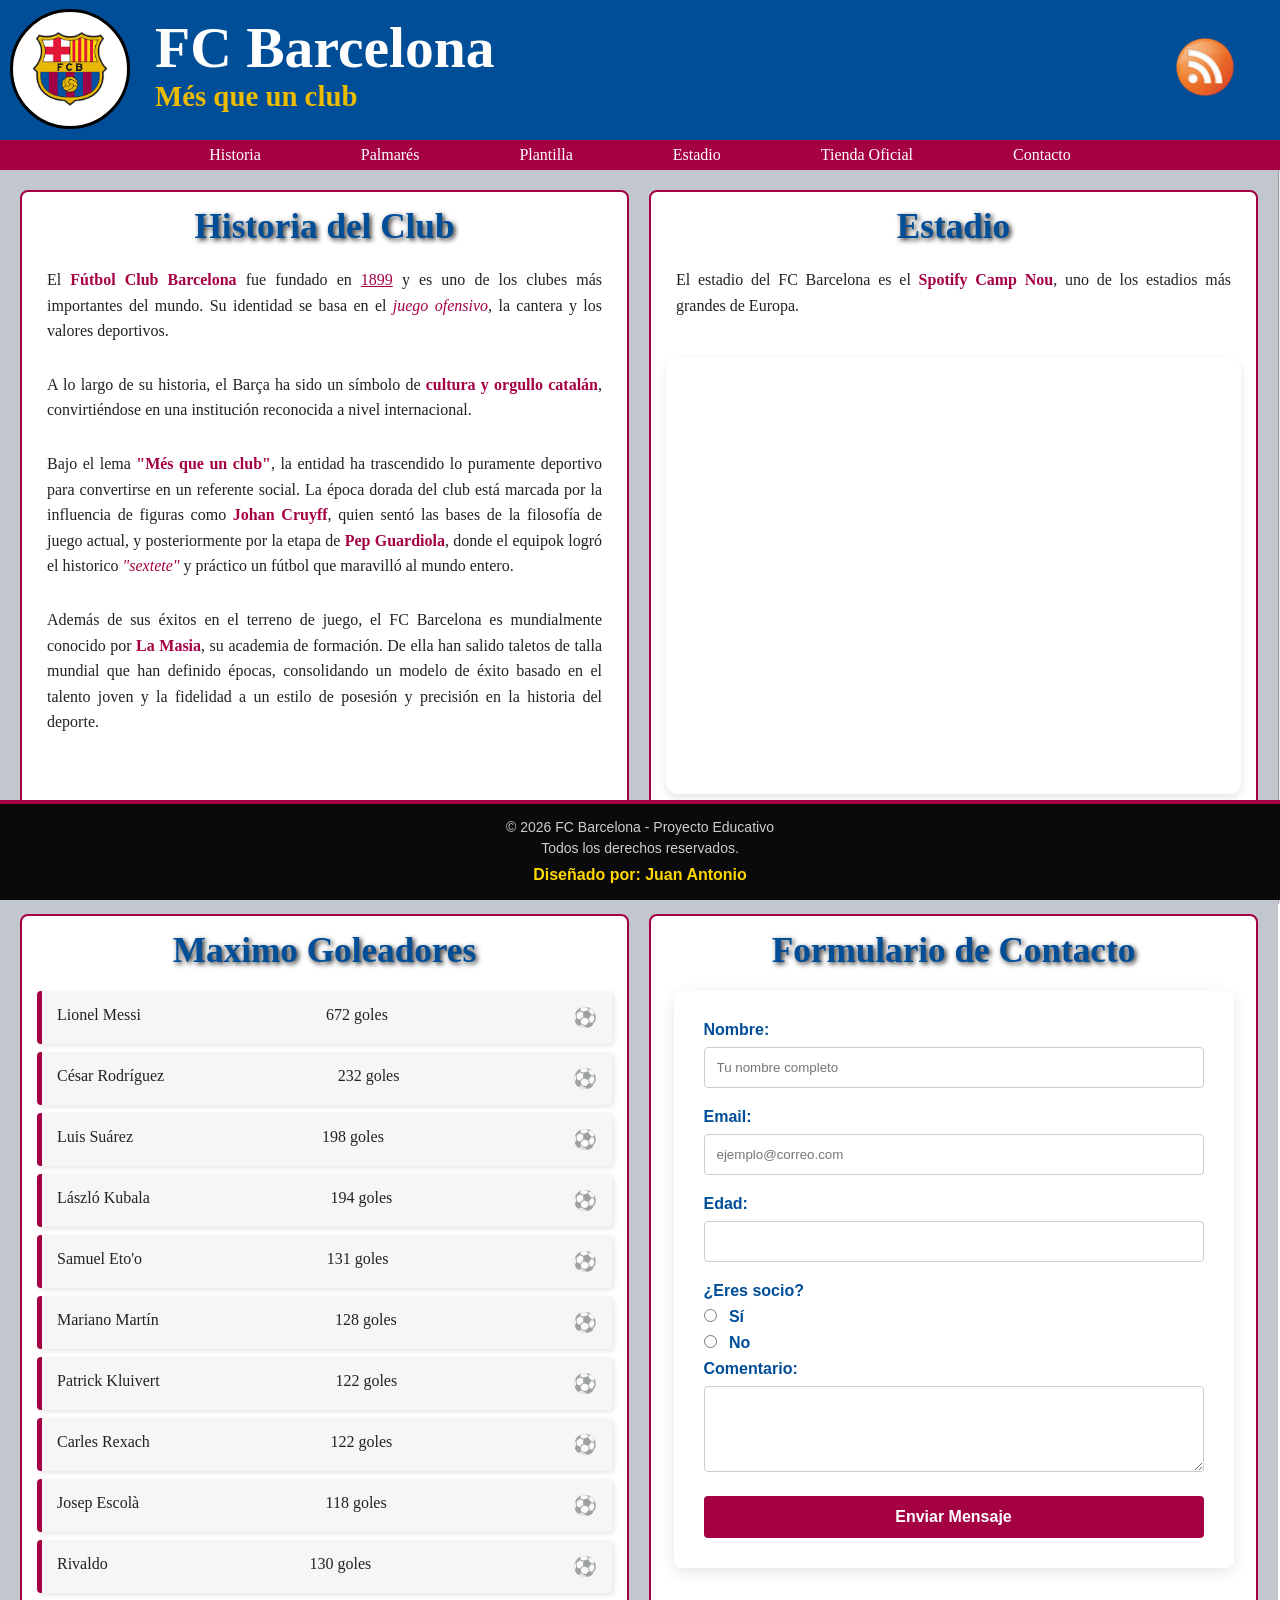
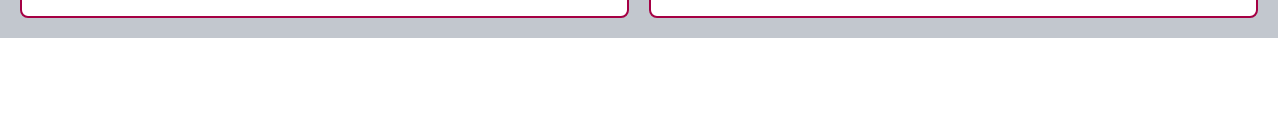
<file: index.html>
<!DOCTYPE html>
<html lang="es">

<head>
    <meta charset="UTF-8">
    <meta name="description" content="Página web informativa del FC Barcelona">
    <meta name="keywords" content="FC Barcelona, Barça, fútbol, LaLiga, Champions">
    <meta name="author" content="Juan Antonio Leiva Chia">
    <title>FC Barcelona - Página Oficial</title>
    <link rel="icon" href="images/logo1.png">
    <link rel="stylesheet" href="css/estilo_index.css">
    <link rel="alternate" type="application/rss+xml" title="RSS" href="rss/rss.xml">
</head>

<body>

    <header>
        <div class="logo">
            <img src="images/logo1.png" alt="Escudo del FC Barcelona" width="80" height="80px">
        </div>
        <div class="titulo">
            <h1>FC Barcelona</h1>
            <p class="logan"><strong>Més que un club</strong></p>
        </div>
        <div class="rss">
            <a href="rss/rss.xml" target="_blank">
                <img src="images/rss.jpg" alt="RSS" width="60">
            </a>
        </div>

        <nav>
            <ul>
                <li><a href="#historia">Historia</a></li>
                <li><a href="palmare.html">Palmarés</a></li>
                <li><a href="plantilla.html">Plantilla</a></li>
                <li><a href="#estadio">Estadio</a></li>
                <li><a href="https://store.fcbarcelona.com/es" target="_blank">Tienda Oficial</a></li>
                <li><a href="#contacto">Contacto</a></li>
            </ul>
        </nav>
    </header>

    <main>

        <section id="historia">
            <h2>Historia del Club</h2>

            <p>
                El <strong>Fútbol Club Barcelona</strong> fue fundado en <u>1899</u> y es uno de los clubes
                más importantes del mundo. Su identidad se basa en el <em>juego ofensivo</em>,
                la cantera y los valores deportivos.
            </p>

            <br>

            <p>
                A lo largo de su historia, el Barça ha sido un símbolo de <strong>cultura y orgullo catalán</strong>,
                convirtiéndose en una institución reconocida a nivel internacional.
            </p>

            <br>

            <p>
                Bajo el lema <strong>"Més que un club"</strong>, la entidad ha trascendido lo puramente deportivo para
                convertirse en un referente social. La época dorada del club está marcada por la influencia de figuras
                como <strong>Johan Cruyff</strong>, quien sentó las bases de la filosofía de juego actual, y
                posteriormente por la etapa de <strong>Pep Guardiola</strong>, donde el equipok logró el historico
                <em>"sextete"</em> y práctico un fútbol que maravilló al mundo entero.
            </p>

            <br>

            <p>
                Además de sus éxitos en el terreno de juego, el FC Barcelona es mundialmente conocido por <strong>La
                    Masia</strong>, su academia de formación. De ella han salido taletos de talla mundial que han
                definido épocas, consolidando un modelo de éxito basado en el talento joven y la fidelidad a un estilo
                de posesión y precisión en la historia del deporte.
            </p>
        </section>

        <section id="estadio">
            <h2>Estadio</h2>

            <p>
                El estadio del FC Barcelona es el <strong>Spotify Camp Nou</strong>,
                uno de los estadios más grandes de Europa.
            </p>

            <iframe
                src="https://www.google.com/maps/embed?pb=!4v1765961013558!6m8!1m7!1srYws0GdkM6xEIR3DZsY6gw!2m2!1d41.38101067262242!2d2.123209497680818!3f249.51002545637672!4f-0.668957846803778!5f0.7820865974627469"
                width="400" height="300" style="border:0;" allowfullscreen="" loading="lazy"
                referrerpolicy="no-referrer-when-downgrade"></iframe>
        </section>

        <section id="goleadores">
            <h2>Maximo Goleadores</h2>

            <ul class="lista-goleadores">
                <li>
                    <span class="nombre">Lionel Messi</span>
                    <span class="goles">672 goles</span>
                </li>
                <li>
                    <span class="nombre">César Rodríguez</span>
                    <span class="goles">232 goles</span>
                </li>
                <li>
                    <span class="nombre">Luis Suárez</span>
                    <span class="goles">198 goles</span>
                </li>
                <li>
                    <span class="nombre">László Kubala</span>
                    <span class="goles">194 goles</span>
                </li>
                <li>
                    <span class="nombre">Samuel Eto'o</span>
                    <span class="goles">131 goles</span>
                </li>
                <li>
                    <span class="nombre">Mariano Martín</span>
                    <span class="goles">128 goles</span>
                </li>
                <li>
                    <span class="nombre">Patrick Kluivert</span>
                    <span class="goles">122 goles</span>
                </li>
                <li>
                    <span class="nombre">Carles Rexach</span>
                    <span class="goles">122 goles</span>
                </li>
                <li>
                    <span class="nombre">Josep Escolà</span>
                    <span class="goles">118 goles</span>
                </li>
                <li>
                    <span class="nombre">Rivaldo</span>
                    <span class="goles">130 goles</span>
                </li>
            </ul>
        </section>

        <section id="contacto">
            <h2>Formulario de Contacto</h2>

            <form>
                <label for="nombre">Nombre:</label>
                <input type="text" id="nombre" name="nombre" placeholder="Tu nombre completo">

                <label for="email">Email:</label>
                <input type="email" id="email" name="email" placeholder="ejemplo@correo.com">

                <label for="edad">Edad:</label>
                <input type="number" id="edad" name="edad">

                <label>¿Eres socio?</label>
                <div class="radio-group">
                    <label><input type="radio" name="socio" value="si"> Sí</label>
                    <label><input type="radio" name="socio" value="no"> No</label>
                </div>

                <label for="comentario">Comentario:</label>
                <textarea id="comentario" name="comentario" rows="4"></textarea>

                <input type="submit" value="Enviar Mensaje">
            </form>
        </section>

    </main>

    <hr>

    <footer>
        <p>&copy; 2026 FC Barcelona - Proyecto Educativo</p>
        <p>Todos los derechos reservados.</p>
        <span class="autor">Diseñado por: Juan Antonio</span>
    </footer>

</body>

</html>
</file>
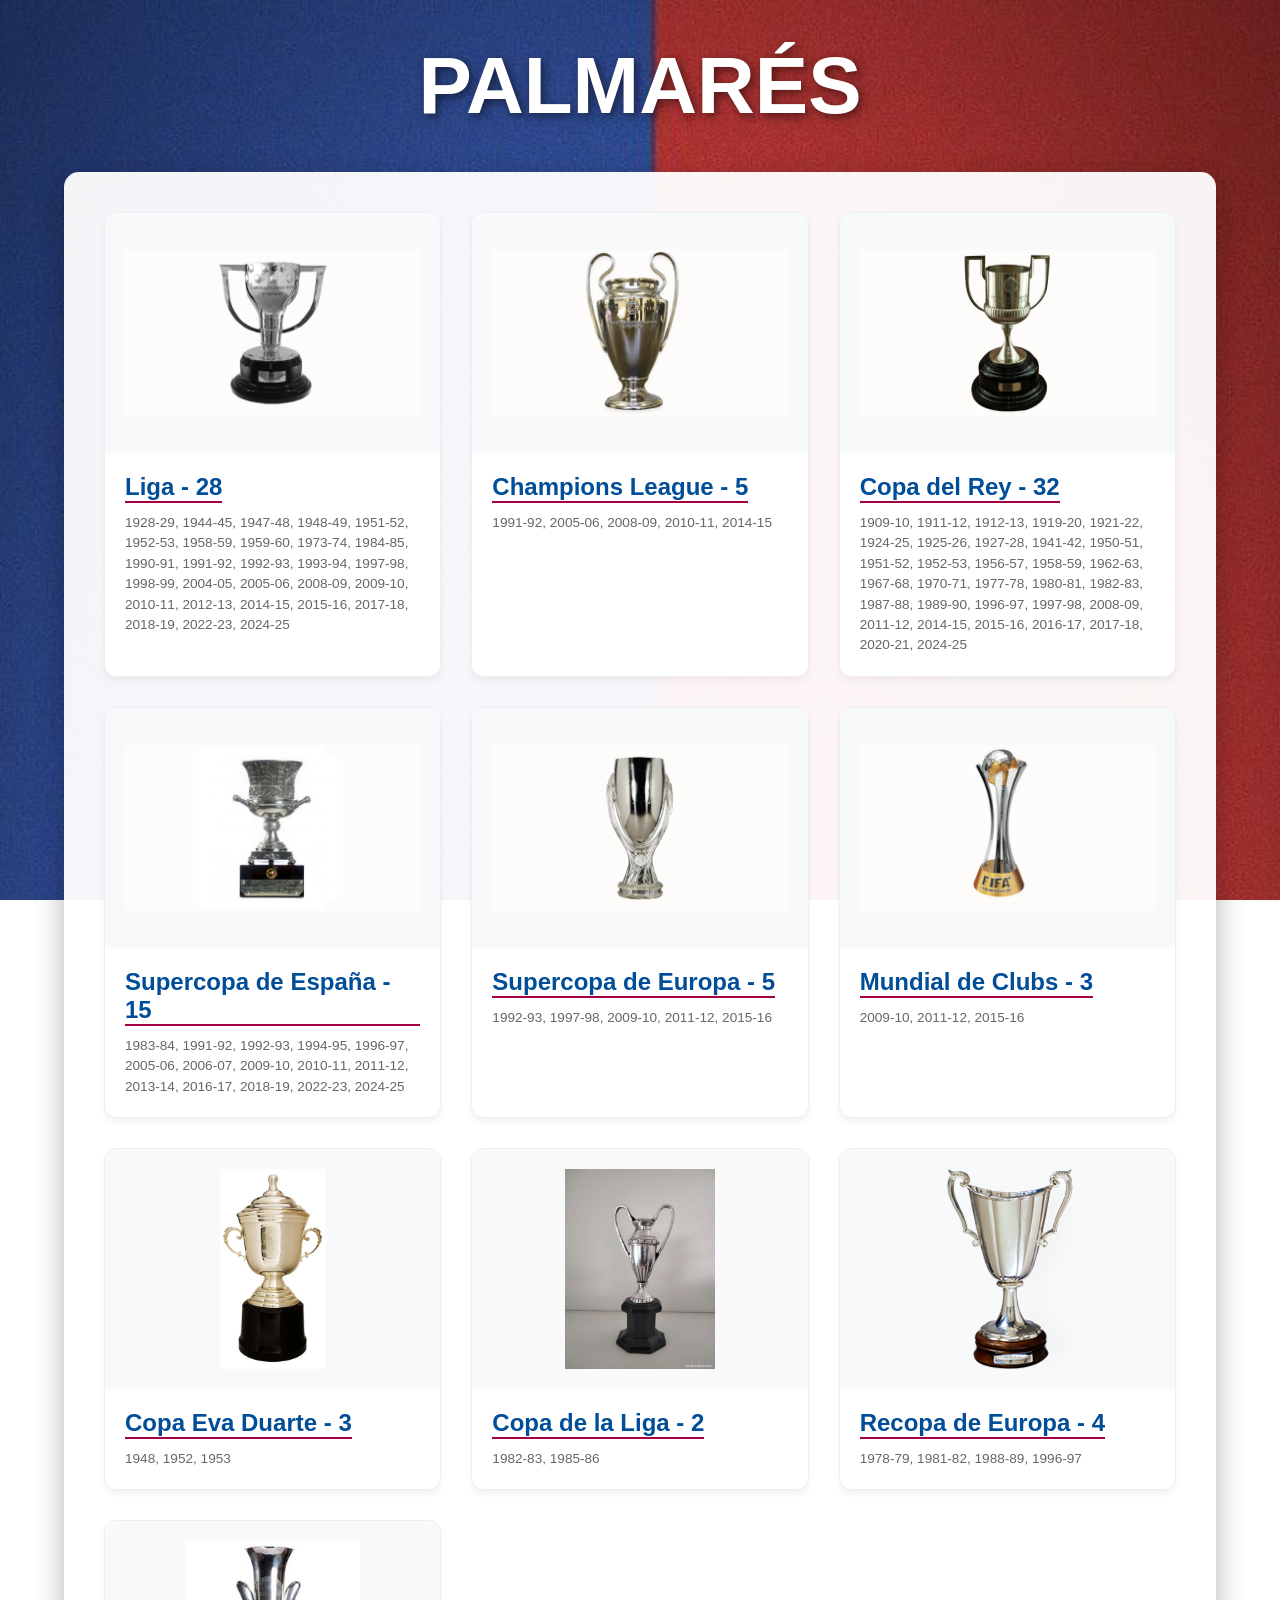
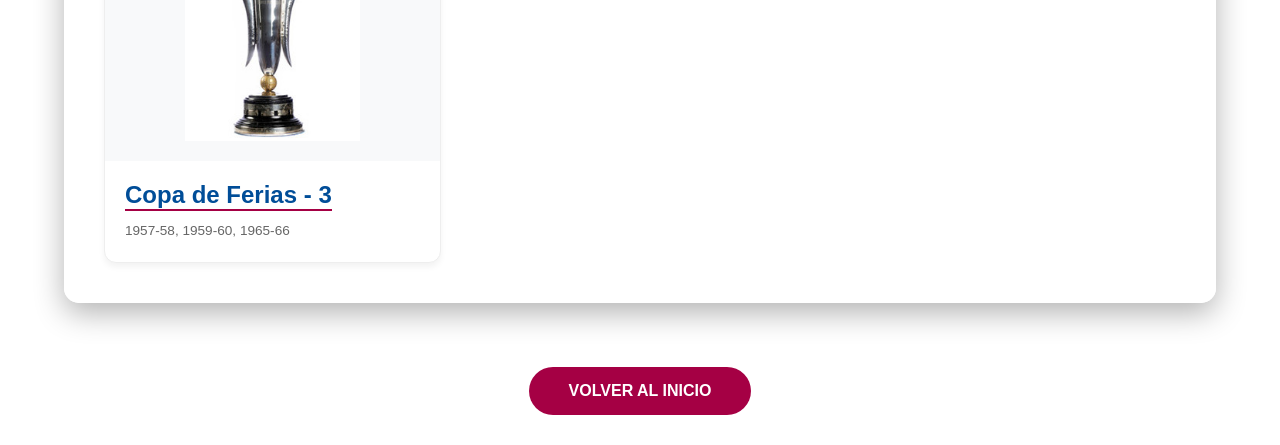
<file: palmare.html>
<!DOCTYPE html>
<html lang="es">
<head>
    <meta charset="UTF-8">
    <meta name="viewport" content="width=device-width, initial-scale=1.0">
    <title>FC Barcelona - Palmarés</title>
    <link rel="icon" href="images/logo1.png">
    <link rel="stylesheet" href="css/palmares.css">
</head>
<body style="background-image: url('images/fondo1.jpg'); background-attachment: fixed; background-size: cover;">

    <h1>PALMARÉS</h1>

    <main>
        <div class="vitrina">
            
            <div class="tarjeta-trofeo">
                <div class="foto-trofeo">
                    <img src="images/la-liga.png" alt="Liga">
                </div>
                <div class="info-trofeo">
                    <h2>Liga - 28</h2>
                    <p class="años">1928-29, 1944-45, 1947-48, 1948-49, 1951-52, 1952-53, 1958-59, 1959-60, 1973-74, 1984-85, 1990-91, 1991-92, 1992-93, 1993-94, 1997-98, 1998-99, 2004-05, 2005-06, 2008-09, 2009-10, 2010-11, 2012-13, 2014-15, 2015-16, 2017-18, 2018-19, 2022-23, 2024-25</p>
                </div>
            </div>

            <div class="tarjeta-trofeo">
                <div class="foto-trofeo">
                    <img src="images/Champions-League.png" alt="Champions-League">
                </div>
                <div class="info-trofeo">
                    <h2>Champions League - 5</h2>
                    <p class="años">1991-92, 2005-06, 2008-09, 2010-11, 2014-15</p>
                </div>
            </div>

            <div class="tarjeta-trofeo">
                <div class="foto-trofeo">
                    <img src="images/Spanish-Cup.png" alt="Copa del Rey">
                </div>
                <div class="info-trofeo">
                    <h2>Copa del Rey - 32</h2>
                    <p class="años">1909-10, 1911-12, 1912-13, 1919-20, 1921-22, 1924-25, 1925-26, 1927-28, 1941-42, 1950-51, 1951-52, 1952-53, 1956-57, 1958-59, 1962-63, 1967-68, 1970-71, 1977-78, 1980-81, 1982-83, 1987-88, 1989-90, 1996-97, 1997-98, 2008-09, 2011-12, 2014-15, 2015-16, 2016-17, 2017-18, 2020-21, 2024-25</p>
                </div>
            </div>

            <div class="tarjeta-trofeo">
                <div class="foto-trofeo">
                    <img src="images/supercopa-espanya.jpg" alt="Supercopa de España">
                </div>
                <div class="info-trofeo">
                    <h2>Supercopa de España - 15</h2>
                    <p class="años">1983-84, 1991-92, 1992-93, 1994-95, 1996-97, 2005-06, 2006-07, 2009-10, 2010-11, 2011-12, 2013-14, 2016-17, 2018-19, 2022-23, 2024-25</p>
                </div>
            </div>

            <div class="tarjeta-trofeo">
                <div class="foto-trofeo">
                    <img src="images/European-Super-Cup.png" alt="Supercopa de Europa">
                </div>
                <div class="info-trofeo">
                    <h2>Supercopa de Europa - 5</h2>
                    <p class="años">1992-93, 1997-98, 2009-10, 2011-12, 2015-16</p>
                </div>
            </div>

            <div class="tarjeta-trofeo">
                <div class="foto-trofeo">
                    <img src="images/Fifa-Club-World-Cup.png" alt="Mundial de clubs">
                </div>
                <div class="info-trofeo">
                    <h2>Mundial de Clubs - 3</h2>
                    <p class="años">2009-10, 2011-12, 2015-16</p>
                </div>
            </div>

            <div class="tarjeta-trofeo">
                <div class="foto-trofeo">
                    <img src="images/eva-duarte-cup.png" alt="Copa Eva Duarte">
                </div>
                <div class="info-trofeo">
                    <h2>Copa Eva Duarte - 3</h2>
                    <p class="años">1948, 1952, 1953</p>
                </div>
            </div>

            <div class="tarjeta-trofeo">
                <div class="foto-trofeo">
                    <img src="images/copa-liga.png" alt="Copa de la Liga">
                </div>
                <div class="info-trofeo">
                    <h2>Copa de la Liga - 2</h2>
                    <p class="años">1982-83, 1985-86</p>
                </div>
            </div>

            <div class="tarjeta-trofeo">
                <div class="foto-trofeo">
                    <img src="images/recopa.png" alt="Recopa de Europa">
                </div>
                <div class="info-trofeo">
                    <h2>Recopa de Europa - 4</h2>
                    <p class="años">1978-79, 1981-82, 1988-89, 1996-97</p>
                </div>
            </div>

            <div class="tarjeta-trofeo">
                <div class="foto-trofeo">
                    <img src="images/copa-ferias.png" alt="Copa de Ferias">
                </div>
                <div class="info-trofeo">
                    <h2>Copa de Ferias - 3</h2>
                    <p class="años">1957-58, 1959-60, 1965-66</p>
                </div>
            </div>

        </div>
    </main>

    <a href="index.html" class="btn-volver">VOLVER AL INICIO</a>

</body>
</html>
</file>
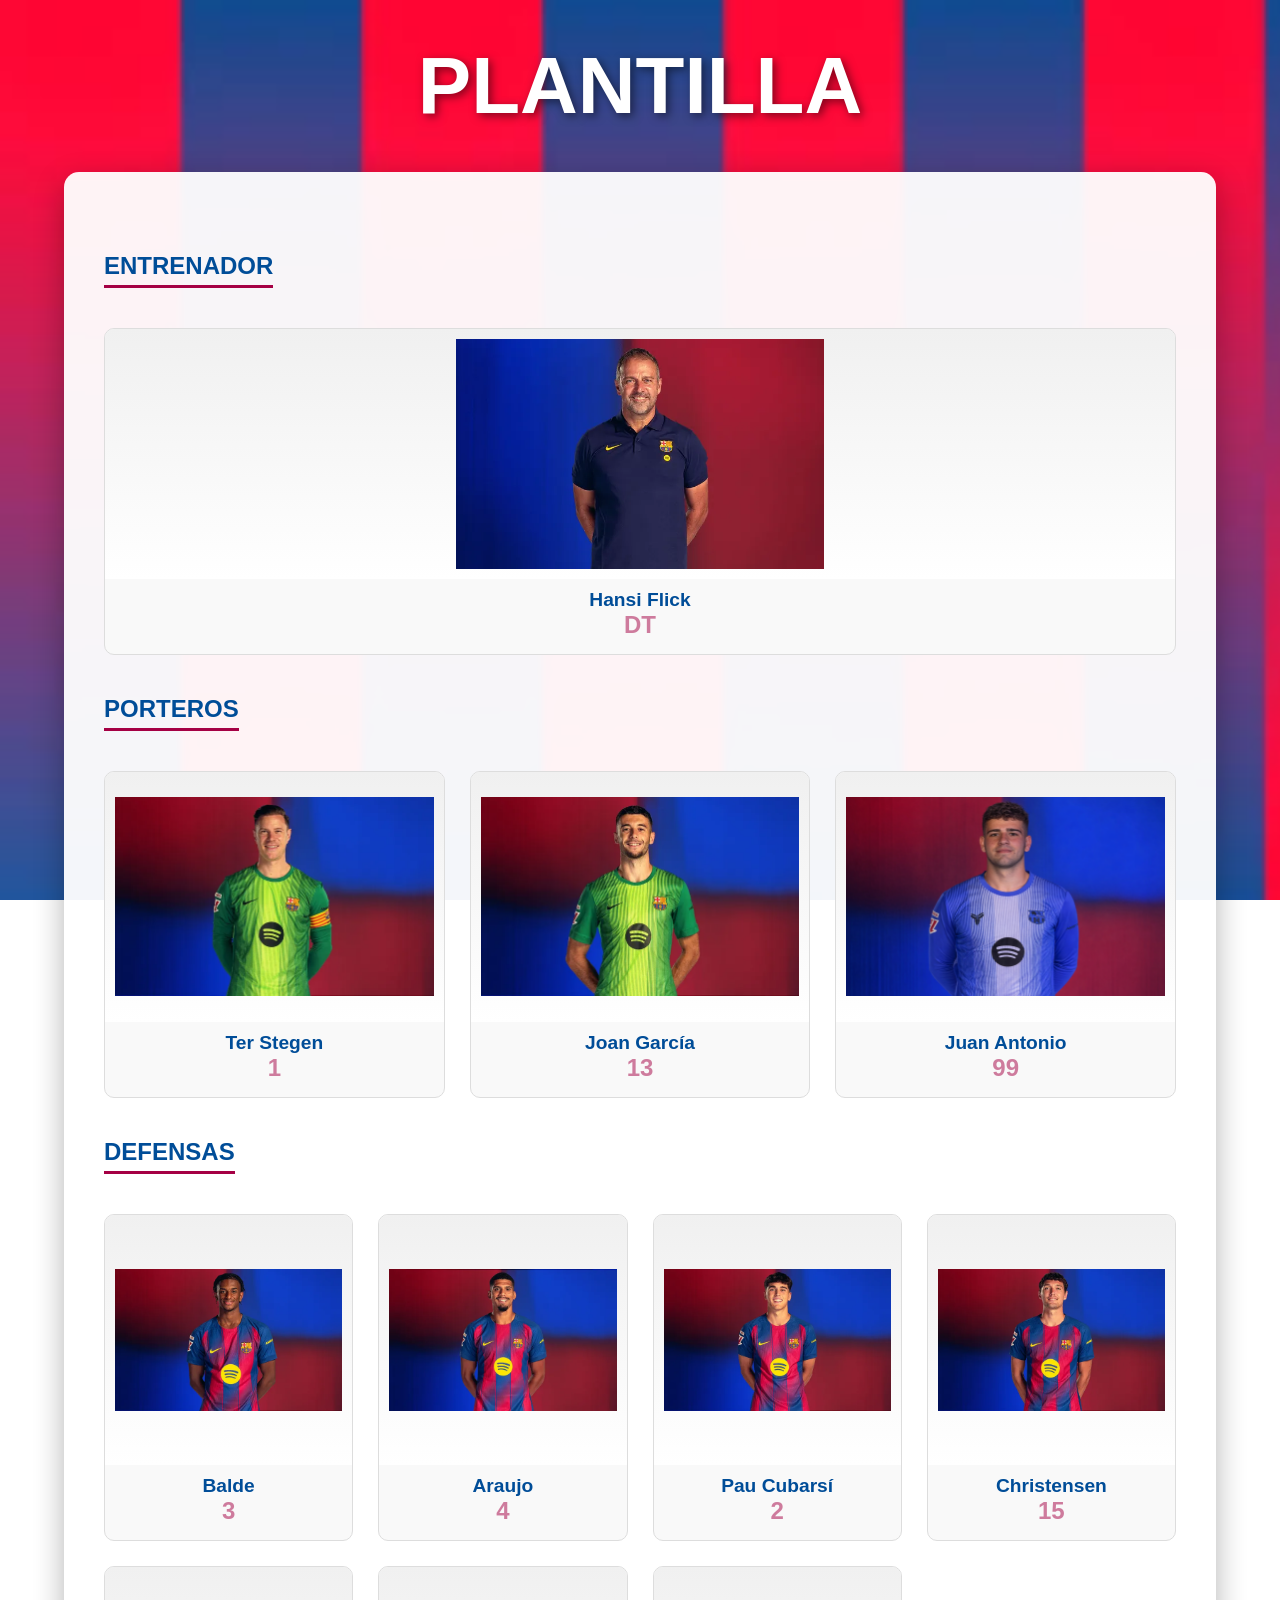
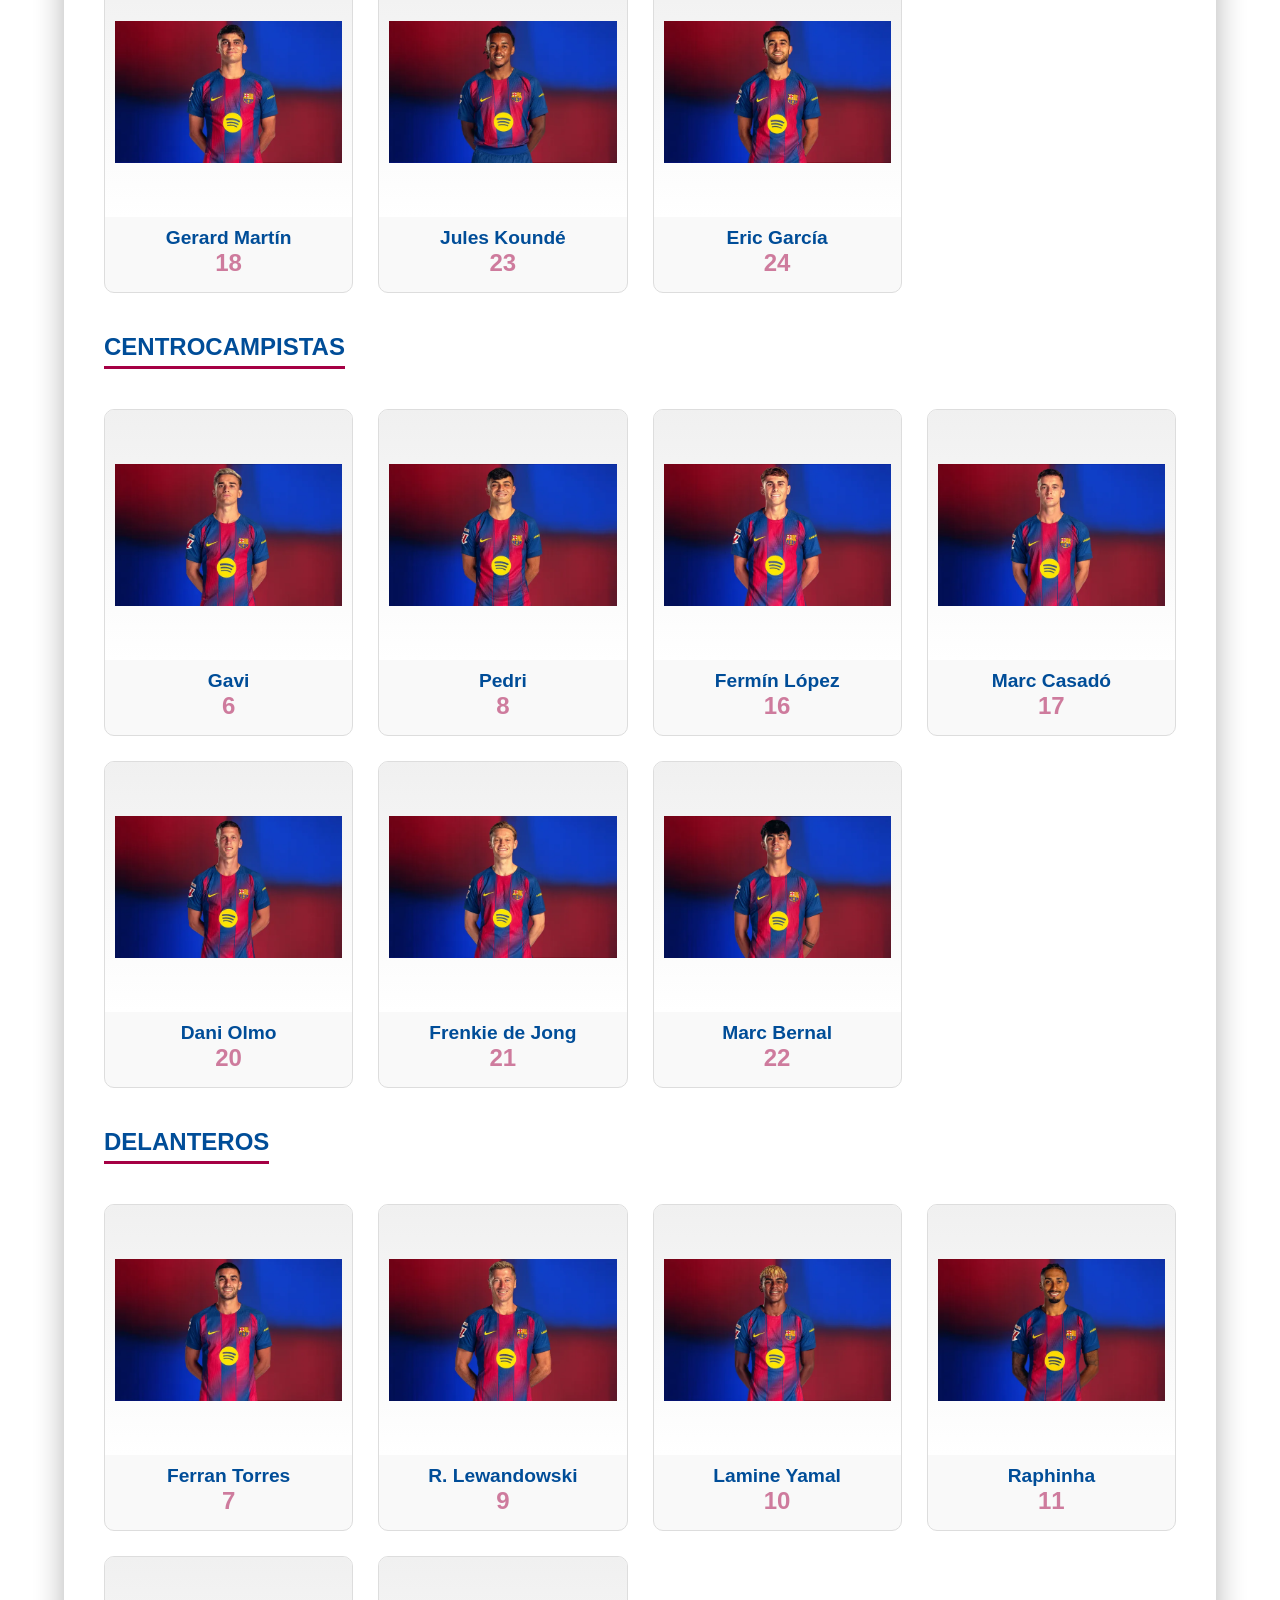
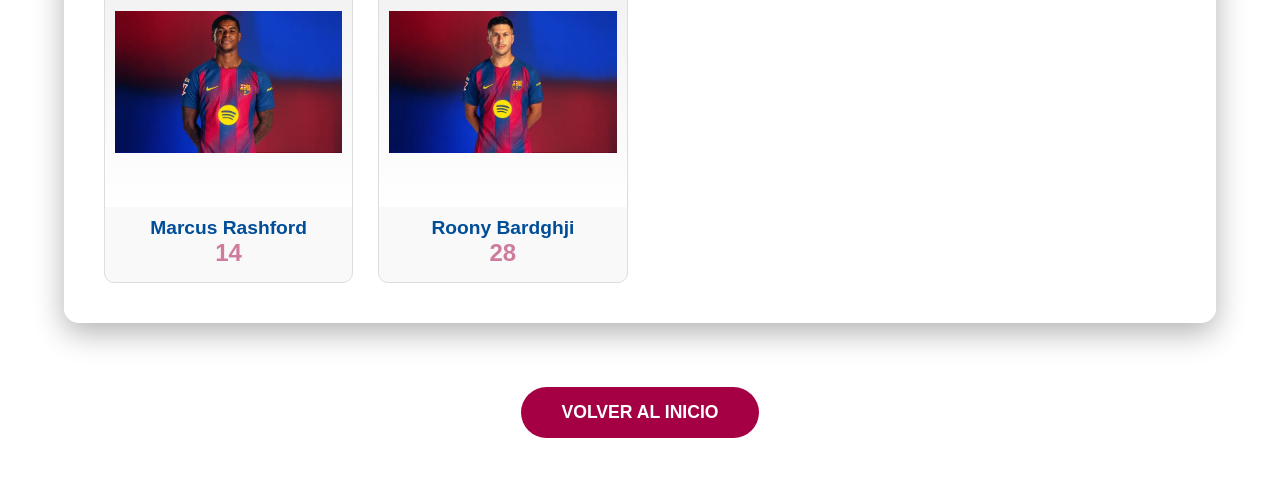
<file: plantilla.html>
<!DOCTYPE html>
<html lang="es">
<head>
    <meta charset="UTF-8">
    <meta name="viewport" content="width=device-width, initial-scale=1.0">
    <meta name="description" content="Plantilla oficial del FC Barcelona - Temporada 2025/2026">
    <meta name="author" content="Juan Antonio">
    <title>FC Barcelona - Plantilla</title>
    <link rel="icon" href="images/logo1.png">
    <link rel="stylesheet" href="css/plantilla.css">
</head>
<body style="background-image: url('images/fondo.png'); background-attachment: fixed; background-size: cover;">

    <h1>PLANTILLA</h1>

    <main>
        <h2>Entrenador</h2>
        <div class="grid-jugadores">
            <div class="cromo">
                <img src="images/00-Hansi_Flick.png" alt="Hansi Flick">
                <span class="nombre-jugador">Hansi Flick</span>
                <span class="dorsal">DT</span>
            </div>
        </div>

        <h2>Porteros</h2>
        <div class="grid-jugadores">
            <div class="cromo">
                <img src="images/01-Ter_Stegen.png" alt="Ter Stegen">
                <span class="nombre-jugador">Ter Stegen</span>
                <span class="dorsal">1</span>
            </div>
            <div class="cromo">
                <img src="images/13-Joan_Garcia.png" alt="Joan García">
                <span class="nombre-jugador">Joan García</span>
                <span class="dorsal">13</span>
            </div>
            <div class="cromo">
                <img src="images/99-JuanAntonio.png" alt="Juan Antonio">
                <span class="nombre-jugador">Juan Antonio</span>
                <span class="dorsal">99</span>
            </div>
        </div>

        <h2>Defensas</h2>
        <div class="grid-jugadores">
            <div class="cromo">
                <img src="images/03-Balde.png" alt="Balde">
                <span class="nombre-jugador">Balde</span>
                <span class="dorsal">3</span>
            </div>
            <div class="cromo">
                <img src="images/04-Araujo.png" alt="Araujo">
                <span class="nombre-jugador">Araujo</span>
                <span class="dorsal">4</span>
            </div>
            <div class="cromo">
                <img src="images/02-Cubarsi.png" alt="Cubarsi">
                <span class="nombre-jugador">Pau Cubarsí</span>
                <span class="dorsal">2</span>
            </div>
            <div class="cromo">
                <img src="images/15-Christensen.png" alt="Christensen">
                <span class="nombre-jugador">Christensen</span>
                <span class="dorsal">15</span>
            </div>
            <div class="cromo">
                <img src="images/18-Martin.png" alt="Gerard Martín">
                <span class="nombre-jugador">Gerard Martín</span>
                <span class="dorsal">18</span>
            </div>
            <div class="cromo">
                <img src="images/23-Kounde.png" alt="Kounde">
                <span class="nombre-jugador">Jules Koundé</span>
                <span class="dorsal">23</span>
            </div>
            <div class="cromo">
                <img src="images/24-Eric_Garcia.png" alt="Eric García">
                <span class="nombre-jugador">Eric García</span>
                <span class="dorsal">24</span>
            </div>
        </div>

        <h2>Centrocampistas</h2>
        <div class="grid-jugadores">
            <div class="cromo">
                <img src="images/06-Gavi.png" alt="Gavi">
                <span class="nombre-jugador">Gavi</span>
                <span class="dorsal">6</span>
            </div>
            <div class="cromo">
                <img src="images/08-Pedri.png" alt="Pedri">
                <span class="nombre-jugador">Pedri</span>
                <span class="dorsal">8</span>
            </div>
            <div class="cromo">
                <img src="images/16-Fermin.png" alt="Fermín">
                <span class="nombre-jugador">Fermín López</span>
                <span class="dorsal">16</span>
            </div>
            <div class="cromo">
                <img src="images/17-Casado.png" alt="Marc Casadó">
                <span class="nombre-jugador">Marc Casadó</span>
                <span class="dorsal">17</span>
            </div>
            <div class="cromo">
                <img src="images/20-Olmo.png" alt="Dani Olmo">
                <span class="nombre-jugador">Dani Olmo</span>
                <span class="dorsal">20</span>
            </div>
            <div class="cromo">
                <img src="images/21-De_Jong.png" alt="De Jong">
                <span class="nombre-jugador">Frenkie de Jong</span>
                <span class="dorsal">21</span>
            </div>
            <div class="cromo">
                <img src="images/22-Bernal.png" alt="Marc Bernal">
                <span class="nombre-jugador">Marc Bernal</span>
                <span class="dorsal">22</span>
            </div>
        </div>

        <h2>Delanteros</h2>
        <div class="grid-jugadores">
            <div class="cromo">
                <img src="images/07-Ferran_Torres.png" alt="Ferran Torres">
                <span class="nombre-jugador">Ferran Torres</span>
                <span class="dorsal">7</span>
            </div>
            <div class="cromo">
                <img src="images/09-Lewandowski.png" alt="Lewandowski">
                <span class="nombre-jugador">R. Lewandowski</span>
                <span class="dorsal">9</span>
            </div>
            <div class="cromo">
                <img src="images/10-Lamine.png" alt="Lamine Yamal">
                <span class="nombre-jugador">Lamine Yamal</span>
                <span class="dorsal">10</span>
            </div>
            <div class="cromo">
                <img src="images/11-Raphinha.png" alt="Raphinha">
                <span class="nombre-jugador">Raphinha</span>
                <span class="dorsal">11</span>
            </div>
            <div class="cromo">
                <img src="images/14-Rashford.png" alt="Rashford">
                <span class="nombre-jugador">Marcus Rashford</span>
                <span class="dorsal">14</span>
            </div>
            <div class="cromo">
                <img src="images/28-Bardghji.png" alt="Bardghji">
                <span class="nombre-jugador">Roony Bardghji</span>
                <span class="dorsal">28</span>
            </div>
        </div>
    </main>

    <div style="text-align: center; margin-bottom: 50px;">
        <a href="index.html" class="btn-volver">VOLVER AL INICIO</a>
    </div>

</body>
</html>
</file>
<file: css/estilo_index.css>
* {
    margin: 0;
    padding: 0;
}


body {
    display: grid;
    grid-template-columns: 1fr;
    grid-template-rows: 170px 1fr 1fr 100px;
}


header {
    background-color: #004D98;
    color: white;
    grid-column: 1 / 3;
    grid-row: 1 / 2;
    position: sticky;
    top: 0;
    display: flex;
    align-items: center;
}

header>.titulo {
    font-size: 1.8rem;
    display: flex;
    flex-direction: column;
    margin-left: 15px;
    margin-bottom: 43px;
}

.logo {
    width: 120px;
    height: 120px;
    border-radius: 50%;
    background-color: white;
    border: 3px solid black;
    padding: 15px;
    margin: 10px;
    box-sizing: border-box;
    display: flex;
    justify-content: center;
    align-items: center;
    margin-bottom: 43px;
}

.titulo>.logan {
    color: #edbb00;
}

.rss {
    position: absolute;
    right: 20px;
    height: 100%;
    padding: 15px;
    margin: 10px;
    box-sizing: border-box;
    display: flex;
    justify-content: center;
    align-items: center;
    margin-bottom: 43px;
}

.rss img {
    width: 60px;
    height: 60px;
    transition: transform 0.3s;
}

.rss img:hover {
    transform: scale(1.2);
}

header nav {
    background-color: #A50044;
    height: 30px;

    position: absolute;
    bottom: 0px;
    width: 100%;

    display: flex;
    justify-content: center;
    align-items: center;
}

header nav ul {
    list-style: none;
    display: flex;
    justify-content: center;
    align-items: center;
}

header nav ul li a {
    color: white;
    text-decoration: none;
    margin: 50px;
}

header nav ul li a:hover {
    color: #EDBB00;
    text-decoration: none;
}

main {
    background-color: #c2c7ce;
    grid-column: 1 / 2;
    grid-row: 2 / 4;

    display: grid;
    grid-template-columns: 1fr 1fr;
    grid-template-rows: 1fr 1fr;
    gap: 20px;
    padding: 20px;
}

main section {
    min-height: 200px;
    background-color: white;
    color: #222222;
    padding: 15px;
    border-radius: 8px;
    border: solid 2px #A50044;
    text-align: justify;
}

main section strong,
u,
em {
    color: #A50044;
}

h2 {
    color: #004D98;
    text-align: center;
    margin-bottom: 20px;
    font-size: 2.2rem;
    text-shadow: 2px 2px 5px #222222;
}

main p {
    text-align: justify;
    margin: 5px 10px;
    line-height: 1.6;
}

#contacto form {
    background-color: #ffffff;
    padding: 30px;
    border-radius: 8px;
    box-shadow: 0 4px 15px rgba(0, 0, 0, 0.1);
    max-width: 500px;
    margin: 0 auto;
}

#contacto label {
    display: block;
    margin-bottom: 8px;
    font-weight: bold;
    color: #004D98;
    font-family: sans-serif;
}

#contacto input[type="text"],
input[type="email"],
input[type="number"],
textarea {
    width: 100%;
    padding: 12px;
    margin-bottom: 20px;
    border: 1px solid #ccc;
    border-radius: 4px;
    box-sizing: border-box;
    transition: border-color 0.3s, box-shadow 0.3s;
}

#contacto input:focus,
textarea:focus {
    outline: none;
    border-color: #A50044;
    box-shadow: 0 0 8px rgba(165, 0, 68, 0.2);
}

.radio-group label {
    display: inline-flex;
    align-items: center;
    cursor: pointer;
    font-weight: normal;
    margin-right: 15px;
}

.radio-group input[type="radio"] {
    margin-right: 8px;
    accent-color: #A50044;
}

#contacto input[type="submit"],
button {
    background-color: #A50044;
    color: white;
    padding: 12px 25px;
    border: none;
    border-radius: 4px;
    cursor: pointer;
    font-size: 16px;
    font-weight: bold;
    width: 100%;
    transition: background 0.3s;
}

#contacto input[type="submit"]:hover {
    background-color: #004D98;
}

#estadio iframe {
    display: block;
    margin: 40px auto;
    width: 100%;
    height: 65%;
    border-radius: 12px;
    box-shadow: 0 4px 10px rgba(0,0,0,0.1);
    border: 2px solid #eee;
}

#goleadores ul {
    list-style: none;
    padding: 0;
}

#goleadores li {
    background: #f6f6f6;
    margin-bottom: 8px;
    padding: 15px;
    border-left: 5px solid #A50044;
    border-radius: 4px;
    display: flex;
    justify-content: space-between;
    box-shadow: 2px 2px 5px rgba(0, 0, 0, 0.1);
    transition: transform 0.2s;
}

#goleadores li:hover {
    transform: translateX(10px);
    background: #f8f8f8;
}

#goleadores li::after {
    content: " ⚽";
    font-size: 1.2rem;
    opacity: 0.5;
    transition: opacity 0.3s;
}

#goleadores li:hover::after {
    opacity: 1;
}

footer {
    grid-column: 1 / 3;
    grid-row: 4 / 5;
    background-color: #0A0A0A;
    color: #ffffff;
    padding: 10px 5px;
    text-align: center;
    font-family: 'Arial', sans-serif;
    border-top: 4px solid #A50044;

    position: sticky;
    bottom: 0px;
}

footer p {
    margin: 5px 0;
    font-size: 14px;
    opacity: 0.8;
}

footer .autor {
    display: block;
    margin-top: 10px;
    color: #FFD700;
    font-weight: bold;
    font-size: 16px;
}

footer {
    box-shadow: inset 0 10px 15px -10px rgba(0, 0, 0, 0.5);
}

@media (max-width: 600px) {
    main {
        grid-template-columns: 1fr; /* Pone las secciones una debajo de otra */
    }
    header {
        flex-direction: column;
        height: auto;
    }
    header nav ul {
        flex-direction: column; /* Menú en vertical */
    }
}
</file>
<file: css/palmares.css>
body {
    margin: 0;
    font-family: 'Segoe UI', Tahoma, Geneva, Verdana, sans-serif;
    color: #333;
}

h1 {
    font-size: 5rem;
    text-align: center;
    color: white;
    margin: 40px 0;
    text-shadow: 3px 3px 10px rgba(0,0,0,0.5);
}

main {
    background-color: rgba(255, 255, 255, 0.95);
    margin: 0 5% 5% 5%;
    padding: 40px;
    border-radius: 15px;
    box-shadow: 0 10px 30px rgba(0,0,0,0.3);
}

.vitrina {
    display: grid;
    grid-template-columns: repeat(auto-fit, minmax(300px, 1fr));
    gap: 30px;
}

.tarjeta-trofeo {
    background: white;
    border-radius: 12px;
    overflow: hidden;
    border: 1px solid #eee;
    transition: transform 0.3s, box-shadow 0.3s;
    display: flex;
    flex-direction: column;
    box-shadow: 0 4px 6px rgba(0,0,0,0.05);
}

.tarjeta-trofeo:hover {
    transform: translateY(-5px);
    box-shadow: 0 12px 20px rgba(0, 77, 152, 0.15);
    border-color: #004D98;
}

.foto-trofeo {
    background: #f8f9fa;
    padding: 20px;
    height: 200px;
    display: flex;
    justify-content: center;
    align-items: center;
}

.foto-trofeo img {
    max-height: 100%;
    max-width: 100%;
    object-fit: contain;
}

.info-trofeo {
    padding: 20px;
    text-align: left;
}

.info-trofeo h2 {
    margin: 0;
    color: #004D98;
    font-size: 1.5rem;
    border-bottom: 2px solid #A50044;
    display: inline-block;
    margin-bottom: 10px;
}

.años {
    font-size: 0.85rem;
    color: #666;
    line-height: 1.5;
    margin: 0;
}

.btn-volver {
    display: block;
    width: fit-content;
    margin: 30px auto;
    padding: 15px 40px;
    background-color: #A50044;
    color: white;
    text-decoration: none;
    border-radius: 50px;
    font-weight: bold;
    transition: 0.3s;
}

.btn-volver:hover {
    background-color: #004D98;
    transform: scale(1.05);
}
</file>
<file: css/plantilla.css>
body {
    margin: 0;
    font-family: 'Segoe UI', sans-serif;
    color: white;
}

h1 {
    font-size: 5rem;
    text-align: center;
    margin: 40px 0;
    text-shadow: 3px 3px 10px rgba(0,0,0,0.5);
}

main {
    background-color: rgba(255, 255, 255, 0.95);
    margin: 0 5% 5% 5%;
    padding: 40px;
    border-radius: 15px;
    color: #333;
    box-shadow: 0 10px 30px rgba(0,0,0,0.3);
}

h2 {
    color: #004D98;
    border-bottom: 3px solid #A50044;
    display: inline-block;
    padding-bottom: 5px;
    margin-top: 40px;
    text-transform: uppercase;
}

.grid-jugadores {
    display: grid;
    grid-template-columns: repeat(auto-fit, minmax(200px, 1fr));
    gap: 25px;
    margin-top: 20px;
}

.cromo {
    background: #f9f9f9;
    border: 1px solid #ddd;
    border-radius: 10px;
    overflow: hidden;
    transition: transform 0.3s, box-shadow 0.3s;
    text-align: center;
    padding-bottom: 15px;
}

.cromo:hover {
    transform: translateY(-10px);
    box-shadow: 0 15px 30px rgba(165, 0, 68, 0.2);
    border-color: #A50044;
}

.cromo img {
    width: 100%;
    height: 250px; 
    object-fit: contain; 
    display: block;
    background: linear-gradient(to bottom, #f0f0f0, #ffffff);
    padding: 10px; 
    box-sizing: border-box;
}

.nombre-jugador {
    font-weight: bold;
    font-size: 1.2rem;
    display: block;
    margin-top: 10px;
    color: #004D98;
}

.dorsal {
    font-size: 1.5rem;
    font-weight: 900;
    color: #A50044;
    opacity: 0.5;
}

.btn-volver {
    display: block;
    width: fit-content;
    margin: 20px auto;
    padding: 15px 40px;
    background-color: #A50044;
    color: white;
    border: none;
    border-radius: 50px;
    font-size: 1.1rem;
    font-weight: bold;
    cursor: pointer;
    transition: 0.3s;
    text-decoration: none;
}

.btn-volver:hover {
    background-color: #004D98;
    letter-spacing: 2px;
}
</file>
